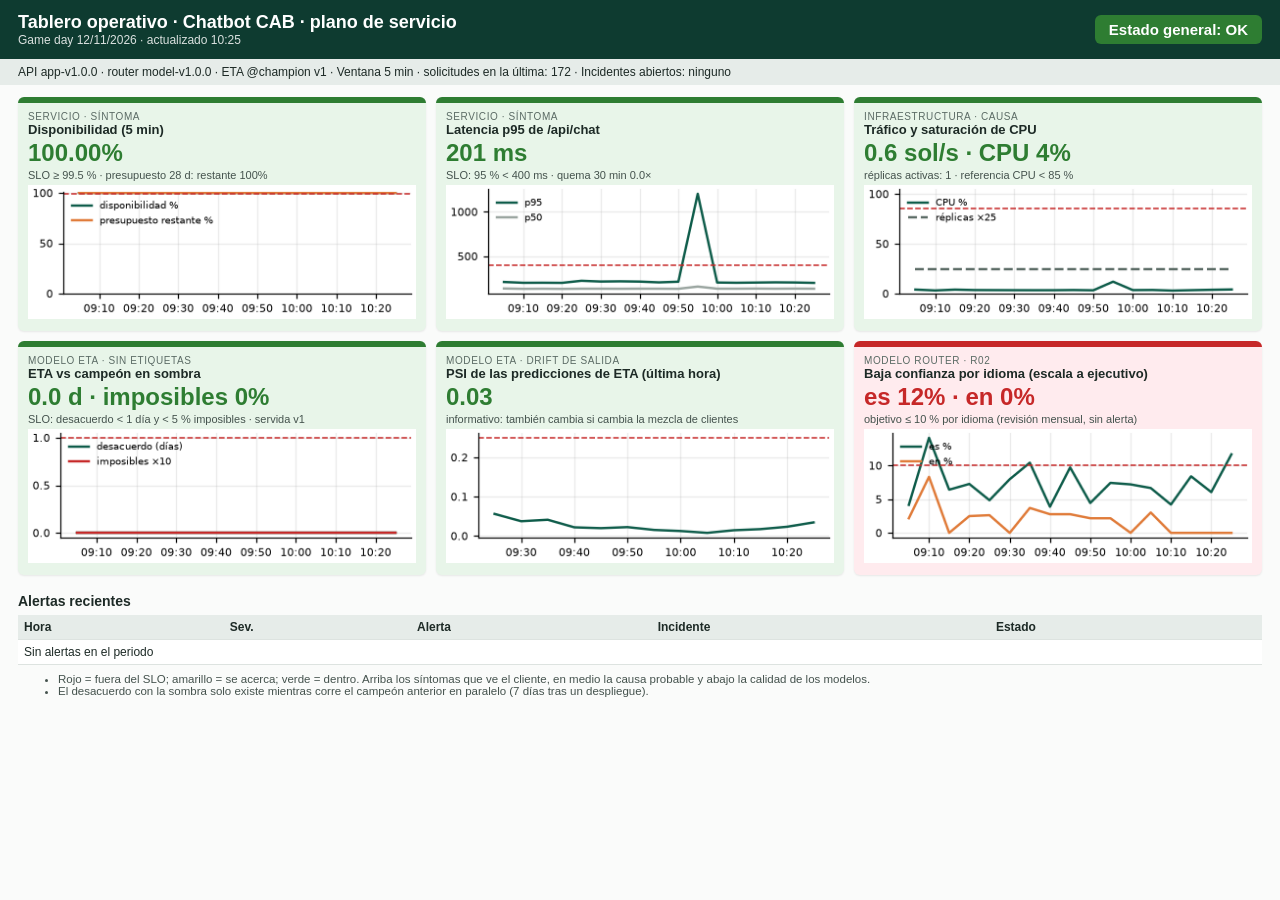
<file: monitoreo/salidas/game_day/tableros/01_normal_1025.html>
<!DOCTYPE html><html lang="es"><head><meta charset="utf-8"><title>Tablero operativo · Chatbot CAB · plano de servicio</title>
<style>
body{font-family:Arial,Helvetica,sans-serif;margin:0;background:#fafbfa;color:#1d2a26}
.cab{display:flex;justify-content:space-between;align-items:center;padding:12px 18px;background:#0e3b30;color:#fff}
.cab h1{font-size:18px;margin:0} .cab .m{font-size:12px;opacity:.85}
.estado{font-size:15px;font-weight:bold;padding:6px 14px;border-radius:6px;background:#2e7d32;color:#fff}
.ctx{padding:6px 18px;font-size:12px;background:#e6ece9}
.grid{display:grid;grid-template-columns:repeat(3,1fr);gap:10px;padding:12px 18px}
.tile{border-radius:6px;padding:8px 10px;box-shadow:0 1px 2px rgba(0,0,0,.08)}
.capa{font-size:10px;text-transform:uppercase;letter-spacing:.06em;color:#5b6b65}
.ttl{font-size:13px;font-weight:bold} .val{font-size:24px;font-weight:bold;margin:2px 0}
.slo{font-size:11px;color:#44524d;margin-bottom:4px} .tile img{width:100%}
table{border-collapse:collapse;width:calc(100% - 36px);margin:0 18px 8px;font-size:12px;background:#fff}
th,td{border-bottom:1px solid #dde3e0;padding:5px 6px;text-align:left} th{background:#e6ece9}
.sev{color:#fff;padding:1px 6px;border-radius:3px;font-weight:bold}
h2{font-size:14px;margin:6px 18px} ul{font-size:11.5px;margin:4px 18px 14px;color:#44524d}
</style></head><body>
<div class="cab"><div><h1>Tablero operativo · Chatbot CAB · plano de servicio</h1><div class="m">Game day 12/11/2026 · actualizado 10:25</div></div>
<div class="estado">Estado general: OK</div></div>
<div class="ctx">API app-v1.0.0 · router model-v1.0.0 · ETA @champion v1 · Ventana 5 min · solicitudes en la última: 172 · Incidentes abiertos: ninguno</div>
<div class="grid">
        <div class="tile" style="border-top:6px solid #2e7d32;background:#e8f5e9">
          <div class="capa">Servicio · síntoma</div>
          <div class="ttl">Disponibilidad (5 min)</div>
          <div class="val" style="color:#2e7d32">100.00%</div>
          <div class="slo">SLO ≥ 99.5 % · presupuesto 28 d: restante 100%</div>
          <img src="[data-uri]"/>
        </div>
        <div class="tile" style="border-top:6px solid #2e7d32;background:#e8f5e9">
          <div class="capa">Servicio · síntoma</div>
          <div class="ttl">Latencia p95 de /api/chat</div>
          <div class="val" style="color:#2e7d32">201 ms</div>
          <div class="slo">SLO: 95 % &lt; 400 ms · quema 30 min 0.0×</div>
          <img src="[data-uri]"/>
        </div>
        <div class="tile" style="border-top:6px solid #2e7d32;background:#e8f5e9">
          <div class="capa">Infraestructura · causa</div>
          <div class="ttl">Tráfico y saturación de CPU</div>
          <div class="val" style="color:#2e7d32">0.6 sol/s · CPU 4%</div>
          <div class="slo">réplicas activas: 1 · referencia CPU &lt; 85 %</div>
          <img src="[data-uri]"/>
        </div>
        <div class="tile" style="border-top:6px solid #2e7d32;background:#e8f5e9">
          <div class="capa">Modelo ETA · sin etiquetas</div>
          <div class="ttl">ETA vs campeón en sombra</div>
          <div class="val" style="color:#2e7d32">0.0 d · imposibles 0%</div>
          <div class="slo">SLO: desacuerdo &lt; 1 día y &lt; 5 % imposibles · servida v1</div>
          <img src="[data-uri]"/>
        </div>
        <div class="tile" style="border-top:6px solid #2e7d32;background:#e8f5e9">
          <div class="capa">Modelo ETA · drift de salida</div>
          <div class="ttl">PSI de las predicciones de ETA (última hora)</div>
          <div class="val" style="color:#2e7d32">0.03</div>
          <div class="slo">informativo: también cambia si cambia la mezcla de clientes</div>
          <img src="[data-uri]"/>
        </div>
        <div class="tile" style="border-top:6px solid #c62828;background:#ffebee">
          <div class="capa">Modelo router · R02</div>
          <div class="ttl">Baja confianza por idioma (escala a ejecutivo)</div>
          <div class="val" style="color:#c62828">es 12% · en 0%</div>
          <div class="slo">objetivo ≤ 10 % por idioma (revisión mensual, sin alerta)</div>
          <img src="[data-uri]"/>
        </div></div>
<h2>Alertas recientes</h2>
<table><tr><th>Hora</th><th>Sev.</th><th>Alerta</th><th>Incidente</th><th>Estado</th></tr><tr><td colspan='5'>Sin alertas en el periodo</td></tr></table>
<ul><li>Rojo = fuera del SLO; amarillo = se acerca; verde = dentro. Arriba los síntomas que ve el cliente, en medio la causa probable y abajo la calidad de los modelos.</li><li>El desacuerdo con la sombra solo existe mientras corre el campeón anterior en paralelo (7 días tras un despliegue).</li></ul>
</body></html>
</file>
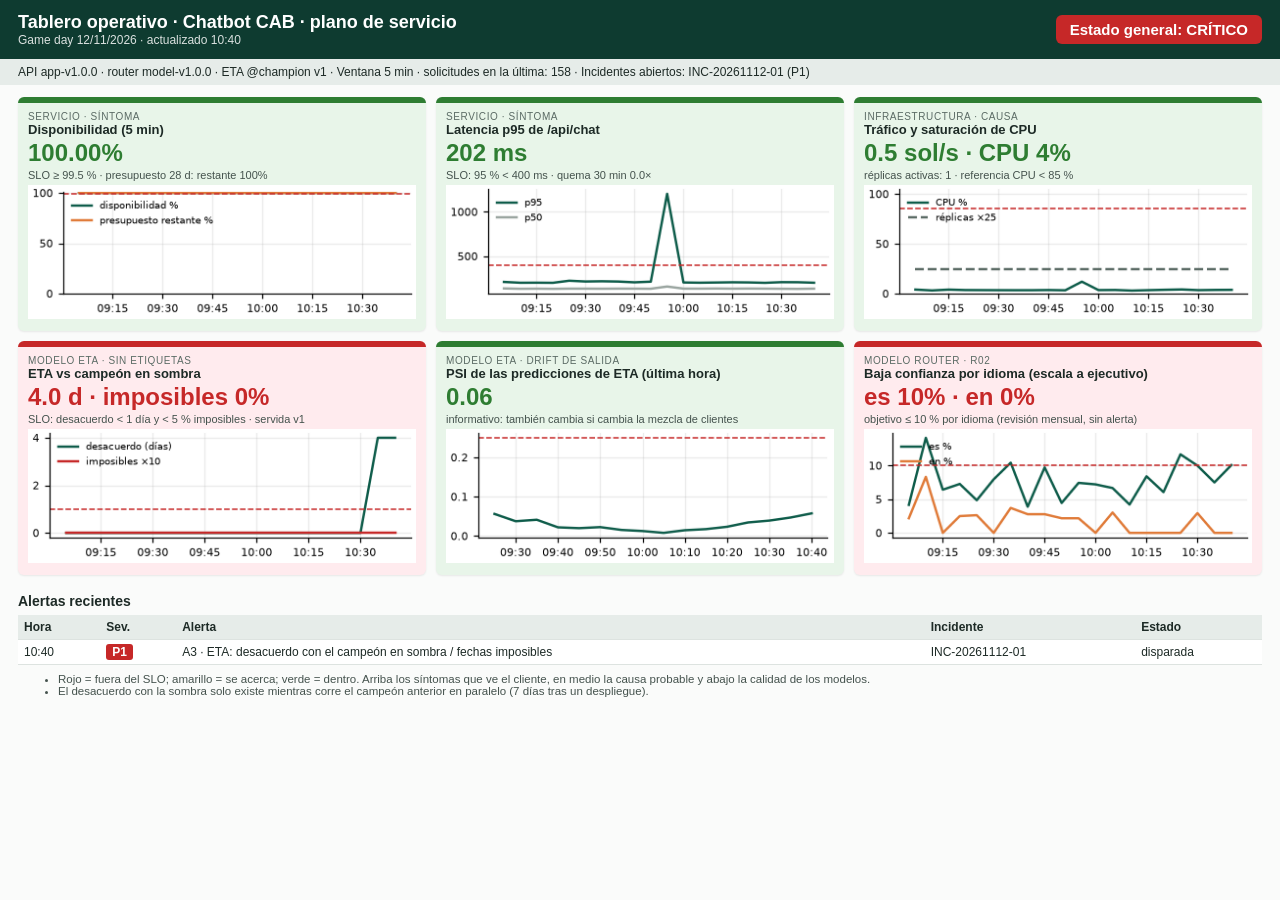
<file: monitoreo/salidas/game_day/tableros/02_inc02_alerta_1040.html>
<!DOCTYPE html><html lang="es"><head><meta charset="utf-8"><title>Tablero operativo · Chatbot CAB · plano de servicio</title>
<style>
body{font-family:Arial,Helvetica,sans-serif;margin:0;background:#fafbfa;color:#1d2a26}
.cab{display:flex;justify-content:space-between;align-items:center;padding:12px 18px;background:#0e3b30;color:#fff}
.cab h1{font-size:18px;margin:0} .cab .m{font-size:12px;opacity:.85}
.estado{font-size:15px;font-weight:bold;padding:6px 14px;border-radius:6px;background:#c62828;color:#fff}
.ctx{padding:6px 18px;font-size:12px;background:#e6ece9}
.grid{display:grid;grid-template-columns:repeat(3,1fr);gap:10px;padding:12px 18px}
.tile{border-radius:6px;padding:8px 10px;box-shadow:0 1px 2px rgba(0,0,0,.08)}
.capa{font-size:10px;text-transform:uppercase;letter-spacing:.06em;color:#5b6b65}
.ttl{font-size:13px;font-weight:bold} .val{font-size:24px;font-weight:bold;margin:2px 0}
.slo{font-size:11px;color:#44524d;margin-bottom:4px} .tile img{width:100%}
table{border-collapse:collapse;width:calc(100% - 36px);margin:0 18px 8px;font-size:12px;background:#fff}
th,td{border-bottom:1px solid #dde3e0;padding:5px 6px;text-align:left} th{background:#e6ece9}
.sev{color:#fff;padding:1px 6px;border-radius:3px;font-weight:bold}
h2{font-size:14px;margin:6px 18px} ul{font-size:11.5px;margin:4px 18px 14px;color:#44524d}
</style></head><body>
<div class="cab"><div><h1>Tablero operativo · Chatbot CAB · plano de servicio</h1><div class="m">Game day 12/11/2026 · actualizado 10:40</div></div>
<div class="estado">Estado general: CRÍTICO</div></div>
<div class="ctx">API app-v1.0.0 · router model-v1.0.0 · ETA @champion v1 · Ventana 5 min · solicitudes en la última: 158 · Incidentes abiertos: INC-20261112-01 (P1)</div>
<div class="grid">
        <div class="tile" style="border-top:6px solid #2e7d32;background:#e8f5e9">
          <div class="capa">Servicio · síntoma</div>
          <div class="ttl">Disponibilidad (5 min)</div>
          <div class="val" style="color:#2e7d32">100.00%</div>
          <div class="slo">SLO ≥ 99.5 % · presupuesto 28 d: restante 100%</div>
          <img src="[data-uri]"/>
        </div>
        <div class="tile" style="border-top:6px solid #2e7d32;background:#e8f5e9">
          <div class="capa">Servicio · síntoma</div>
          <div class="ttl">Latencia p95 de /api/chat</div>
          <div class="val" style="color:#2e7d32">202 ms</div>
          <div class="slo">SLO: 95 % &lt; 400 ms · quema 30 min 0.0×</div>
          <img src="[data-uri]"/>
        </div>
        <div class="tile" style="border-top:6px solid #2e7d32;background:#e8f5e9">
          <div class="capa">Infraestructura · causa</div>
          <div class="ttl">Tráfico y saturación de CPU</div>
          <div class="val" style="color:#2e7d32">0.5 sol/s · CPU 4%</div>
          <div class="slo">réplicas activas: 1 · referencia CPU &lt; 85 %</div>
          <img src="[data-uri]"/>
        </div>
        <div class="tile" style="border-top:6px solid #c62828;background:#ffebee">
          <div class="capa">Modelo ETA · sin etiquetas</div>
          <div class="ttl">ETA vs campeón en sombra</div>
          <div class="val" style="color:#c62828">4.0 d · imposibles 0%</div>
          <div class="slo">SLO: desacuerdo &lt; 1 día y &lt; 5 % imposibles · servida v1</div>
          <img src="[data-uri]"/>
        </div>
        <div class="tile" style="border-top:6px solid #2e7d32;background:#e8f5e9">
          <div class="capa">Modelo ETA · drift de salida</div>
          <div class="ttl">PSI de las predicciones de ETA (última hora)</div>
          <div class="val" style="color:#2e7d32">0.06</div>
          <div class="slo">informativo: también cambia si cambia la mezcla de clientes</div>
          <img src="[data-uri]"/>
        </div>
        <div class="tile" style="border-top:6px solid #c62828;background:#ffebee">
          <div class="capa">Modelo router · R02</div>
          <div class="ttl">Baja confianza por idioma (escala a ejecutivo)</div>
          <div class="val" style="color:#c62828">es 10% · en 0%</div>
          <div class="slo">objetivo ≤ 10 % por idioma (revisión mensual, sin alerta)</div>
          <img src="[data-uri]"/>
        </div></div>
<h2>Alertas recientes</h2>
<table><tr><th>Hora</th><th>Sev.</th><th>Alerta</th><th>Incidente</th><th>Estado</th></tr><tr><td>10:40</td><td><span class='sev' style='background:#c62828'>P1</span></td><td>A3 · ETA: desacuerdo con el campeón en sombra / fechas imposibles</td><td>INC-20261112-01</td><td>disparada</td></tr></table>
<ul><li>Rojo = fuera del SLO; amarillo = se acerca; verde = dentro. Arriba los síntomas que ve el cliente, en medio la causa probable y abajo la calidad de los modelos.</li><li>El desacuerdo con la sombra solo existe mientras corre el campeón anterior en paralelo (7 días tras un despliegue).</li></ul>
</body></html>
</file>
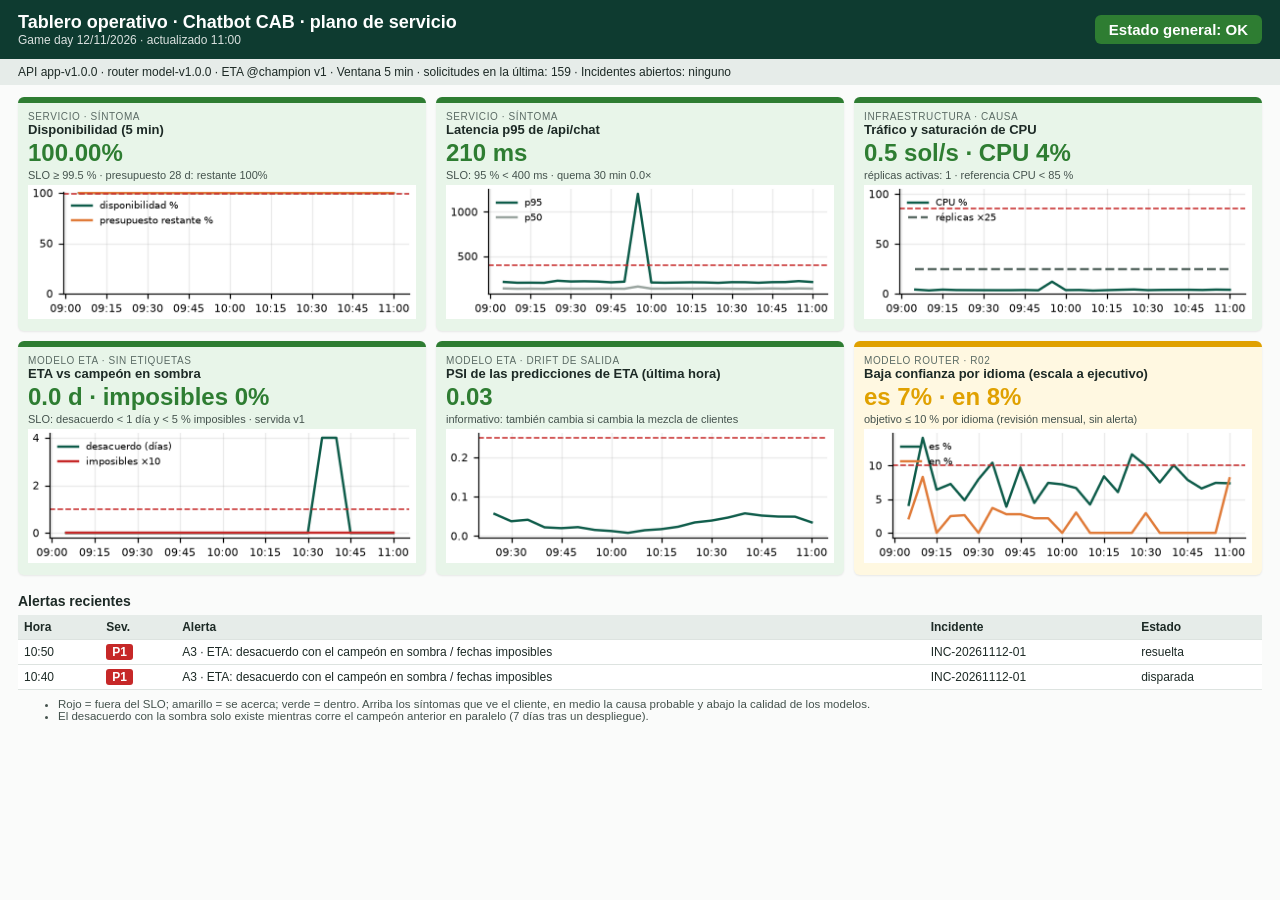
<file: monitoreo/salidas/game_day/tableros/03_inc02_recuperado_1100.html>
<!DOCTYPE html><html lang="es"><head><meta charset="utf-8"><title>Tablero operativo · Chatbot CAB · plano de servicio</title>
<style>
body{font-family:Arial,Helvetica,sans-serif;margin:0;background:#fafbfa;color:#1d2a26}
.cab{display:flex;justify-content:space-between;align-items:center;padding:12px 18px;background:#0e3b30;color:#fff}
.cab h1{font-size:18px;margin:0} .cab .m{font-size:12px;opacity:.85}
.estado{font-size:15px;font-weight:bold;padding:6px 14px;border-radius:6px;background:#2e7d32;color:#fff}
.ctx{padding:6px 18px;font-size:12px;background:#e6ece9}
.grid{display:grid;grid-template-columns:repeat(3,1fr);gap:10px;padding:12px 18px}
.tile{border-radius:6px;padding:8px 10px;box-shadow:0 1px 2px rgba(0,0,0,.08)}
.capa{font-size:10px;text-transform:uppercase;letter-spacing:.06em;color:#5b6b65}
.ttl{font-size:13px;font-weight:bold} .val{font-size:24px;font-weight:bold;margin:2px 0}
.slo{font-size:11px;color:#44524d;margin-bottom:4px} .tile img{width:100%}
table{border-collapse:collapse;width:calc(100% - 36px);margin:0 18px 8px;font-size:12px;background:#fff}
th,td{border-bottom:1px solid #dde3e0;padding:5px 6px;text-align:left} th{background:#e6ece9}
.sev{color:#fff;padding:1px 6px;border-radius:3px;font-weight:bold}
h2{font-size:14px;margin:6px 18px} ul{font-size:11.5px;margin:4px 18px 14px;color:#44524d}
</style></head><body>
<div class="cab"><div><h1>Tablero operativo · Chatbot CAB · plano de servicio</h1><div class="m">Game day 12/11/2026 · actualizado 11:00</div></div>
<div class="estado">Estado general: OK</div></div>
<div class="ctx">API app-v1.0.0 · router model-v1.0.0 · ETA @champion v1 · Ventana 5 min · solicitudes en la última: 159 · Incidentes abiertos: ninguno</div>
<div class="grid">
        <div class="tile" style="border-top:6px solid #2e7d32;background:#e8f5e9">
          <div class="capa">Servicio · síntoma</div>
          <div class="ttl">Disponibilidad (5 min)</div>
          <div class="val" style="color:#2e7d32">100.00%</div>
          <div class="slo">SLO ≥ 99.5 % · presupuesto 28 d: restante 100%</div>
          <img src="[data-uri]"/>
        </div>
        <div class="tile" style="border-top:6px solid #2e7d32;background:#e8f5e9">
          <div class="capa">Servicio · síntoma</div>
          <div class="ttl">Latencia p95 de /api/chat</div>
          <div class="val" style="color:#2e7d32">210 ms</div>
          <div class="slo">SLO: 95 % &lt; 400 ms · quema 30 min 0.0×</div>
          <img src="[data-uri]"/>
        </div>
        <div class="tile" style="border-top:6px solid #2e7d32;background:#e8f5e9">
          <div class="capa">Infraestructura · causa</div>
          <div class="ttl">Tráfico y saturación de CPU</div>
          <div class="val" style="color:#2e7d32">0.5 sol/s · CPU 4%</div>
          <div class="slo">réplicas activas: 1 · referencia CPU &lt; 85 %</div>
          <img src="[data-uri]"/>
        </div>
        <div class="tile" style="border-top:6px solid #2e7d32;background:#e8f5e9">
          <div class="capa">Modelo ETA · sin etiquetas</div>
          <div class="ttl">ETA vs campeón en sombra</div>
          <div class="val" style="color:#2e7d32">0.0 d · imposibles 0%</div>
          <div class="slo">SLO: desacuerdo &lt; 1 día y &lt; 5 % imposibles · servida v1</div>
          <img src="[data-uri]"/>
        </div>
        <div class="tile" style="border-top:6px solid #2e7d32;background:#e8f5e9">
          <div class="capa">Modelo ETA · drift de salida</div>
          <div class="ttl">PSI de las predicciones de ETA (última hora)</div>
          <div class="val" style="color:#2e7d32">0.03</div>
          <div class="slo">informativo: también cambia si cambia la mezcla de clientes</div>
          <img src="[data-uri]"/>
        </div>
        <div class="tile" style="border-top:6px solid #e0a100;background:#fff8e1">
          <div class="capa">Modelo router · R02</div>
          <div class="ttl">Baja confianza por idioma (escala a ejecutivo)</div>
          <div class="val" style="color:#e0a100">es 7% · en 8%</div>
          <div class="slo">objetivo ≤ 10 % por idioma (revisión mensual, sin alerta)</div>
          <img src="[data-uri]"/>
        </div></div>
<h2>Alertas recientes</h2>
<table><tr><th>Hora</th><th>Sev.</th><th>Alerta</th><th>Incidente</th><th>Estado</th></tr><tr><td>10:50</td><td><span class='sev' style='background:#c62828'>P1</span></td><td>A3 · ETA: desacuerdo con el campeón en sombra / fechas imposibles</td><td>INC-20261112-01</td><td>resuelta</td></tr><tr><td>10:40</td><td><span class='sev' style='background:#c62828'>P1</span></td><td>A3 · ETA: desacuerdo con el campeón en sombra / fechas imposibles</td><td>INC-20261112-01</td><td>disparada</td></tr></table>
<ul><li>Rojo = fuera del SLO; amarillo = se acerca; verde = dentro. Arriba los síntomas que ve el cliente, en medio la causa probable y abajo la calidad de los modelos.</li><li>El desacuerdo con la sombra solo existe mientras corre el campeón anterior en paralelo (7 días tras un despliegue).</li></ul>
</body></html>
</file>
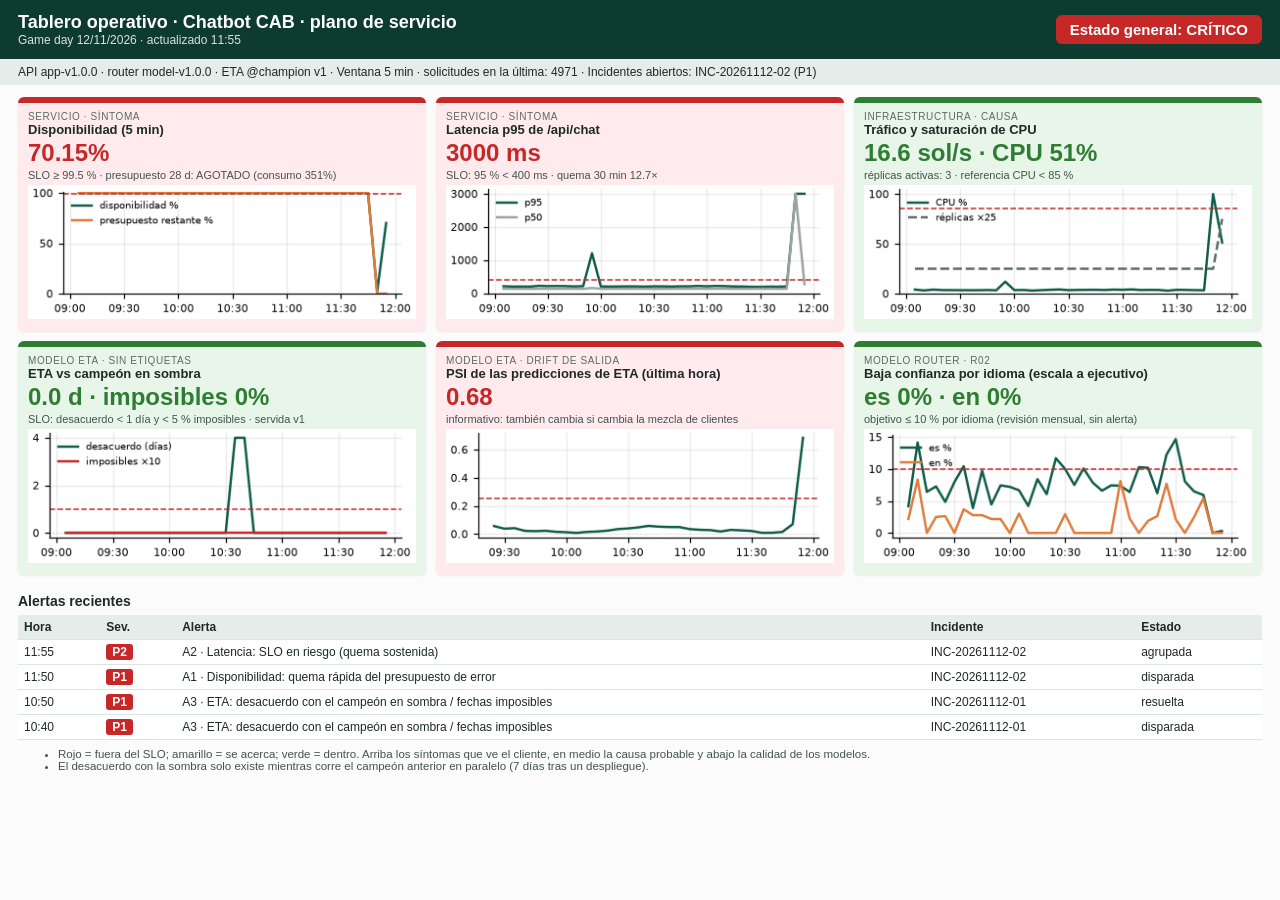
<file: monitoreo/salidas/game_day/tableros/04_inc03_alerta_1155.html>
<!DOCTYPE html><html lang="es"><head><meta charset="utf-8"><title>Tablero operativo · Chatbot CAB · plano de servicio</title>
<style>
body{font-family:Arial,Helvetica,sans-serif;margin:0;background:#fafbfa;color:#1d2a26}
.cab{display:flex;justify-content:space-between;align-items:center;padding:12px 18px;background:#0e3b30;color:#fff}
.cab h1{font-size:18px;margin:0} .cab .m{font-size:12px;opacity:.85}
.estado{font-size:15px;font-weight:bold;padding:6px 14px;border-radius:6px;background:#c62828;color:#fff}
.ctx{padding:6px 18px;font-size:12px;background:#e6ece9}
.grid{display:grid;grid-template-columns:repeat(3,1fr);gap:10px;padding:12px 18px}
.tile{border-radius:6px;padding:8px 10px;box-shadow:0 1px 2px rgba(0,0,0,.08)}
.capa{font-size:10px;text-transform:uppercase;letter-spacing:.06em;color:#5b6b65}
.ttl{font-size:13px;font-weight:bold} .val{font-size:24px;font-weight:bold;margin:2px 0}
.slo{font-size:11px;color:#44524d;margin-bottom:4px} .tile img{width:100%}
table{border-collapse:collapse;width:calc(100% - 36px);margin:0 18px 8px;font-size:12px;background:#fff}
th,td{border-bottom:1px solid #dde3e0;padding:5px 6px;text-align:left} th{background:#e6ece9}
.sev{color:#fff;padding:1px 6px;border-radius:3px;font-weight:bold}
h2{font-size:14px;margin:6px 18px} ul{font-size:11.5px;margin:4px 18px 14px;color:#44524d}
</style></head><body>
<div class="cab"><div><h1>Tablero operativo · Chatbot CAB · plano de servicio</h1><div class="m">Game day 12/11/2026 · actualizado 11:55</div></div>
<div class="estado">Estado general: CRÍTICO</div></div>
<div class="ctx">API app-v1.0.0 · router model-v1.0.0 · ETA @champion v1 · Ventana 5 min · solicitudes en la última: 4971 · Incidentes abiertos: INC-20261112-02 (P1)</div>
<div class="grid">
        <div class="tile" style="border-top:6px solid #c62828;background:#ffebee">
          <div class="capa">Servicio · síntoma</div>
          <div class="ttl">Disponibilidad (5 min)</div>
          <div class="val" style="color:#c62828">70.15%</div>
          <div class="slo">SLO ≥ 99.5 % · presupuesto 28 d: AGOTADO (consumo 351%)</div>
          <img src="[data-uri]"/>
        </div>
        <div class="tile" style="border-top:6px solid #c62828;background:#ffebee">
          <div class="capa">Servicio · síntoma</div>
          <div class="ttl">Latencia p95 de /api/chat</div>
          <div class="val" style="color:#c62828">3000 ms</div>
          <div class="slo">SLO: 95 % &lt; 400 ms · quema 30 min 12.7×</div>
          <img src="[data-uri]"/>
        </div>
        <div class="tile" style="border-top:6px solid #2e7d32;background:#e8f5e9">
          <div class="capa">Infraestructura · causa</div>
          <div class="ttl">Tráfico y saturación de CPU</div>
          <div class="val" style="color:#2e7d32">16.6 sol/s · CPU 51%</div>
          <div class="slo">réplicas activas: 3 · referencia CPU &lt; 85 %</div>
          <img src="[data-uri]"/>
        </div>
        <div class="tile" style="border-top:6px solid #2e7d32;background:#e8f5e9">
          <div class="capa">Modelo ETA · sin etiquetas</div>
          <div class="ttl">ETA vs campeón en sombra</div>
          <div class="val" style="color:#2e7d32">0.0 d · imposibles 0%</div>
          <div class="slo">SLO: desacuerdo &lt; 1 día y &lt; 5 % imposibles · servida v1</div>
          <img src="[data-uri]"/>
        </div>
        <div class="tile" style="border-top:6px solid #c62828;background:#ffebee">
          <div class="capa">Modelo ETA · drift de salida</div>
          <div class="ttl">PSI de las predicciones de ETA (última hora)</div>
          <div class="val" style="color:#c62828">0.68</div>
          <div class="slo">informativo: también cambia si cambia la mezcla de clientes</div>
          <img src="[data-uri]"/>
        </div>
        <div class="tile" style="border-top:6px solid #2e7d32;background:#e8f5e9">
          <div class="capa">Modelo router · R02</div>
          <div class="ttl">Baja confianza por idioma (escala a ejecutivo)</div>
          <div class="val" style="color:#2e7d32">es 0% · en 0%</div>
          <div class="slo">objetivo ≤ 10 % por idioma (revisión mensual, sin alerta)</div>
          <img src="[data-uri]"/>
        </div></div>
<h2>Alertas recientes</h2>
<table><tr><th>Hora</th><th>Sev.</th><th>Alerta</th><th>Incidente</th><th>Estado</th></tr><tr><td>11:55</td><td><span class='sev' style='background:#c62828'>P2</span></td><td>A2 · Latencia: SLO en riesgo (quema sostenida)</td><td>INC-20261112-02</td><td>agrupada</td></tr><tr><td>11:50</td><td><span class='sev' style='background:#c62828'>P1</span></td><td>A1 · Disponibilidad: quema rápida del presupuesto de error</td><td>INC-20261112-02</td><td>disparada</td></tr><tr><td>10:50</td><td><span class='sev' style='background:#c62828'>P1</span></td><td>A3 · ETA: desacuerdo con el campeón en sombra / fechas imposibles</td><td>INC-20261112-01</td><td>resuelta</td></tr><tr><td>10:40</td><td><span class='sev' style='background:#c62828'>P1</span></td><td>A3 · ETA: desacuerdo con el campeón en sombra / fechas imposibles</td><td>INC-20261112-01</td><td>disparada</td></tr></table>
<ul><li>Rojo = fuera del SLO; amarillo = se acerca; verde = dentro. Arriba los síntomas que ve el cliente, en medio la causa probable y abajo la calidad de los modelos.</li><li>El desacuerdo con la sombra solo existe mientras corre el campeón anterior en paralelo (7 días tras un despliegue).</li></ul>
</body></html>
</file>
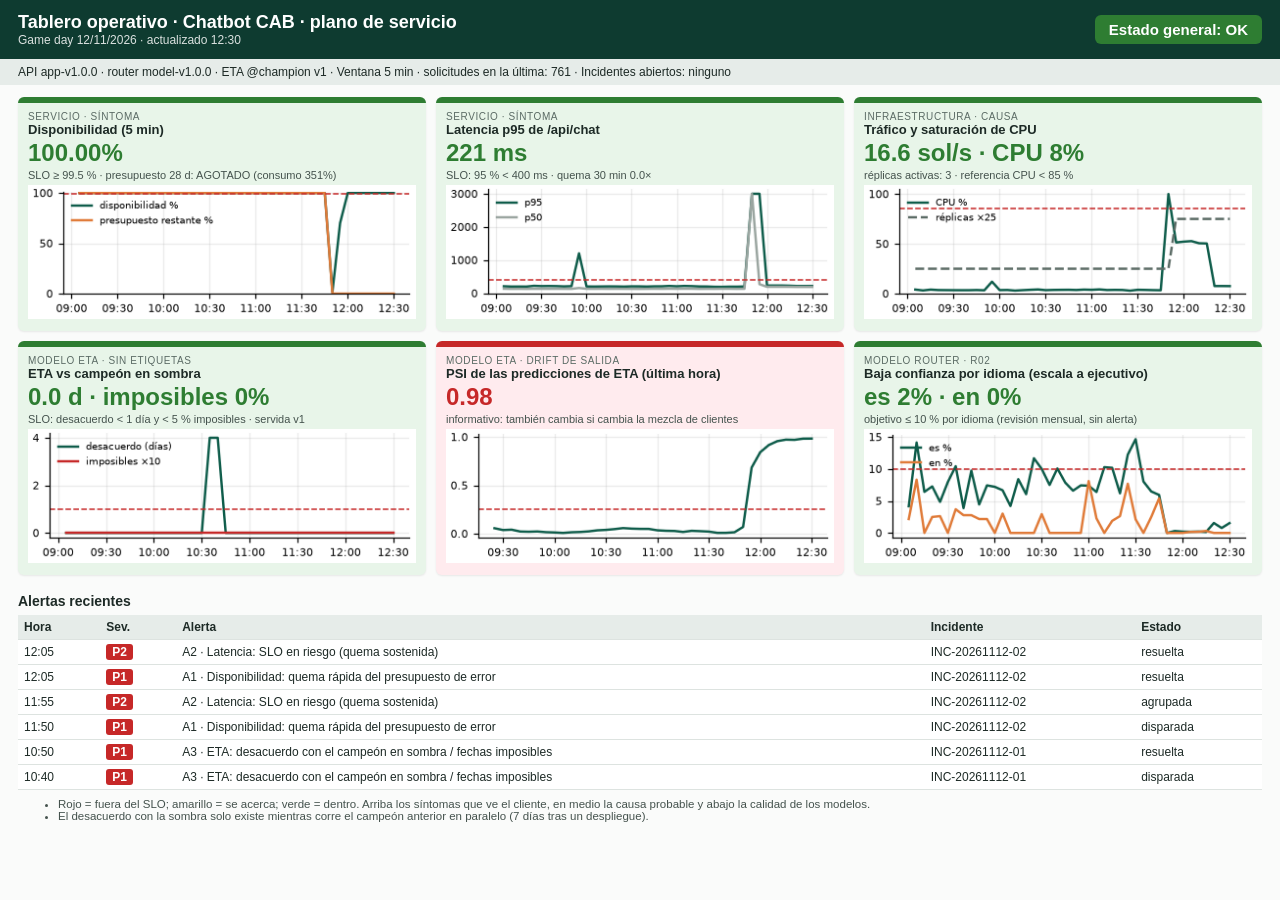
<file: monitoreo/salidas/game_day/tableros/05_inc03_mitigado_1230.html>
<!DOCTYPE html><html lang="es"><head><meta charset="utf-8"><title>Tablero operativo · Chatbot CAB · plano de servicio</title>
<style>
body{font-family:Arial,Helvetica,sans-serif;margin:0;background:#fafbfa;color:#1d2a26}
.cab{display:flex;justify-content:space-between;align-items:center;padding:12px 18px;background:#0e3b30;color:#fff}
.cab h1{font-size:18px;margin:0} .cab .m{font-size:12px;opacity:.85}
.estado{font-size:15px;font-weight:bold;padding:6px 14px;border-radius:6px;background:#2e7d32;color:#fff}
.ctx{padding:6px 18px;font-size:12px;background:#e6ece9}
.grid{display:grid;grid-template-columns:repeat(3,1fr);gap:10px;padding:12px 18px}
.tile{border-radius:6px;padding:8px 10px;box-shadow:0 1px 2px rgba(0,0,0,.08)}
.capa{font-size:10px;text-transform:uppercase;letter-spacing:.06em;color:#5b6b65}
.ttl{font-size:13px;font-weight:bold} .val{font-size:24px;font-weight:bold;margin:2px 0}
.slo{font-size:11px;color:#44524d;margin-bottom:4px} .tile img{width:100%}
table{border-collapse:collapse;width:calc(100% - 36px);margin:0 18px 8px;font-size:12px;background:#fff}
th,td{border-bottom:1px solid #dde3e0;padding:5px 6px;text-align:left} th{background:#e6ece9}
.sev{color:#fff;padding:1px 6px;border-radius:3px;font-weight:bold}
h2{font-size:14px;margin:6px 18px} ul{font-size:11.5px;margin:4px 18px 14px;color:#44524d}
</style></head><body>
<div class="cab"><div><h1>Tablero operativo · Chatbot CAB · plano de servicio</h1><div class="m">Game day 12/11/2026 · actualizado 12:30</div></div>
<div class="estado">Estado general: OK</div></div>
<div class="ctx">API app-v1.0.0 · router model-v1.0.0 · ETA @champion v1 · Ventana 5 min · solicitudes en la última: 761 · Incidentes abiertos: ninguno</div>
<div class="grid">
        <div class="tile" style="border-top:6px solid #2e7d32;background:#e8f5e9">
          <div class="capa">Servicio · síntoma</div>
          <div class="ttl">Disponibilidad (5 min)</div>
          <div class="val" style="color:#2e7d32">100.00%</div>
          <div class="slo">SLO ≥ 99.5 % · presupuesto 28 d: AGOTADO (consumo 351%)</div>
          <img src="[data-uri]"/>
        </div>
        <div class="tile" style="border-top:6px solid #2e7d32;background:#e8f5e9">
          <div class="capa">Servicio · síntoma</div>
          <div class="ttl">Latencia p95 de /api/chat</div>
          <div class="val" style="color:#2e7d32">221 ms</div>
          <div class="slo">SLO: 95 % &lt; 400 ms · quema 30 min 0.0×</div>
          <img src="[data-uri]"/>
        </div>
        <div class="tile" style="border-top:6px solid #2e7d32;background:#e8f5e9">
          <div class="capa">Infraestructura · causa</div>
          <div class="ttl">Tráfico y saturación de CPU</div>
          <div class="val" style="color:#2e7d32">16.6 sol/s · CPU 8%</div>
          <div class="slo">réplicas activas: 3 · referencia CPU &lt; 85 %</div>
          <img src="[data-uri]"/>
        </div>
        <div class="tile" style="border-top:6px solid #2e7d32;background:#e8f5e9">
          <div class="capa">Modelo ETA · sin etiquetas</div>
          <div class="ttl">ETA vs campeón en sombra</div>
          <div class="val" style="color:#2e7d32">0.0 d · imposibles 0%</div>
          <div class="slo">SLO: desacuerdo &lt; 1 día y &lt; 5 % imposibles · servida v1</div>
          <img src="[data-uri]"/>
        </div>
        <div class="tile" style="border-top:6px solid #c62828;background:#ffebee">
          <div class="capa">Modelo ETA · drift de salida</div>
          <div class="ttl">PSI de las predicciones de ETA (última hora)</div>
          <div class="val" style="color:#c62828">0.98</div>
          <div class="slo">informativo: también cambia si cambia la mezcla de clientes</div>
          <img src="[data-uri]"/>
        </div>
        <div class="tile" style="border-top:6px solid #2e7d32;background:#e8f5e9">
          <div class="capa">Modelo router · R02</div>
          <div class="ttl">Baja confianza por idioma (escala a ejecutivo)</div>
          <div class="val" style="color:#2e7d32">es 2% · en 0%</div>
          <div class="slo">objetivo ≤ 10 % por idioma (revisión mensual, sin alerta)</div>
          <img src="[data-uri]"/>
        </div></div>
<h2>Alertas recientes</h2>
<table><tr><th>Hora</th><th>Sev.</th><th>Alerta</th><th>Incidente</th><th>Estado</th></tr><tr><td>12:05</td><td><span class='sev' style='background:#c62828'>P2</span></td><td>A2 · Latencia: SLO en riesgo (quema sostenida)</td><td>INC-20261112-02</td><td>resuelta</td></tr><tr><td>12:05</td><td><span class='sev' style='background:#c62828'>P1</span></td><td>A1 · Disponibilidad: quema rápida del presupuesto de error</td><td>INC-20261112-02</td><td>resuelta</td></tr><tr><td>11:55</td><td><span class='sev' style='background:#c62828'>P2</span></td><td>A2 · Latencia: SLO en riesgo (quema sostenida)</td><td>INC-20261112-02</td><td>agrupada</td></tr><tr><td>11:50</td><td><span class='sev' style='background:#c62828'>P1</span></td><td>A1 · Disponibilidad: quema rápida del presupuesto de error</td><td>INC-20261112-02</td><td>disparada</td></tr><tr><td>10:50</td><td><span class='sev' style='background:#c62828'>P1</span></td><td>A3 · ETA: desacuerdo con el campeón en sombra / fechas imposibles</td><td>INC-20261112-01</td><td>resuelta</td></tr><tr><td>10:40</td><td><span class='sev' style='background:#c62828'>P1</span></td><td>A3 · ETA: desacuerdo con el campeón en sombra / fechas imposibles</td><td>INC-20261112-01</td><td>disparada</td></tr></table>
<ul><li>Rojo = fuera del SLO; amarillo = se acerca; verde = dentro. Arriba los síntomas que ve el cliente, en medio la causa probable y abajo la calidad de los modelos.</li><li>El desacuerdo con la sombra solo existe mientras corre el campeón anterior en paralelo (7 días tras un despliegue).</li></ul>
</body></html>
</file>
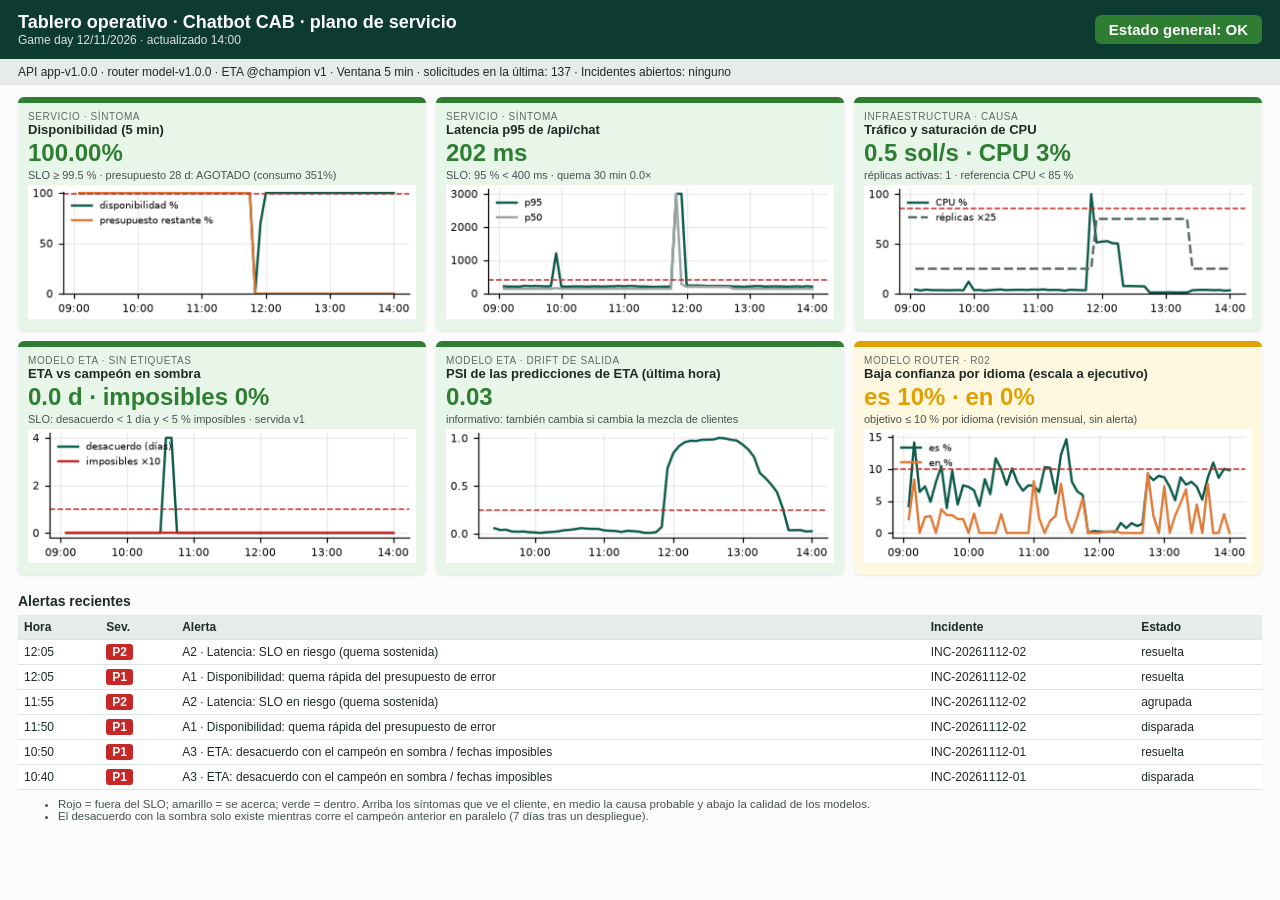
<file: monitoreo/salidas/game_day/tableros/06_cierre_dia_1400.html>
<!DOCTYPE html><html lang="es"><head><meta charset="utf-8"><title>Tablero operativo · Chatbot CAB · plano de servicio</title>
<style>
body{font-family:Arial,Helvetica,sans-serif;margin:0;background:#fafbfa;color:#1d2a26}
.cab{display:flex;justify-content:space-between;align-items:center;padding:12px 18px;background:#0e3b30;color:#fff}
.cab h1{font-size:18px;margin:0} .cab .m{font-size:12px;opacity:.85}
.estado{font-size:15px;font-weight:bold;padding:6px 14px;border-radius:6px;background:#2e7d32;color:#fff}
.ctx{padding:6px 18px;font-size:12px;background:#e6ece9}
.grid{display:grid;grid-template-columns:repeat(3,1fr);gap:10px;padding:12px 18px}
.tile{border-radius:6px;padding:8px 10px;box-shadow:0 1px 2px rgba(0,0,0,.08)}
.capa{font-size:10px;text-transform:uppercase;letter-spacing:.06em;color:#5b6b65}
.ttl{font-size:13px;font-weight:bold} .val{font-size:24px;font-weight:bold;margin:2px 0}
.slo{font-size:11px;color:#44524d;margin-bottom:4px} .tile img{width:100%}
table{border-collapse:collapse;width:calc(100% - 36px);margin:0 18px 8px;font-size:12px;background:#fff}
th,td{border-bottom:1px solid #dde3e0;padding:5px 6px;text-align:left} th{background:#e6ece9}
.sev{color:#fff;padding:1px 6px;border-radius:3px;font-weight:bold}
h2{font-size:14px;margin:6px 18px} ul{font-size:11.5px;margin:4px 18px 14px;color:#44524d}
</style></head><body>
<div class="cab"><div><h1>Tablero operativo · Chatbot CAB · plano de servicio</h1><div class="m">Game day 12/11/2026 · actualizado 14:00</div></div>
<div class="estado">Estado general: OK</div></div>
<div class="ctx">API app-v1.0.0 · router model-v1.0.0 · ETA @champion v1 · Ventana 5 min · solicitudes en la última: 137 · Incidentes abiertos: ninguno</div>
<div class="grid">
        <div class="tile" style="border-top:6px solid #2e7d32;background:#e8f5e9">
          <div class="capa">Servicio · síntoma</div>
          <div class="ttl">Disponibilidad (5 min)</div>
          <div class="val" style="color:#2e7d32">100.00%</div>
          <div class="slo">SLO ≥ 99.5 % · presupuesto 28 d: AGOTADO (consumo 351%)</div>
          <img src="[data-uri]"/>
        </div>
        <div class="tile" style="border-top:6px solid #2e7d32;background:#e8f5e9">
          <div class="capa">Servicio · síntoma</div>
          <div class="ttl">Latencia p95 de /api/chat</div>
          <div class="val" style="color:#2e7d32">202 ms</div>
          <div class="slo">SLO: 95 % &lt; 400 ms · quema 30 min 0.0×</div>
          <img src="[data-uri]"/>
        </div>
        <div class="tile" style="border-top:6px solid #2e7d32;background:#e8f5e9">
          <div class="capa">Infraestructura · causa</div>
          <div class="ttl">Tráfico y saturación de CPU</div>
          <div class="val" style="color:#2e7d32">0.5 sol/s · CPU 3%</div>
          <div class="slo">réplicas activas: 1 · referencia CPU &lt; 85 %</div>
          <img src="[data-uri]"/>
        </div>
        <div class="tile" style="border-top:6px solid #2e7d32;background:#e8f5e9">
          <div class="capa">Modelo ETA · sin etiquetas</div>
          <div class="ttl">ETA vs campeón en sombra</div>
          <div class="val" style="color:#2e7d32">0.0 d · imposibles 0%</div>
          <div class="slo">SLO: desacuerdo &lt; 1 día y &lt; 5 % imposibles · servida v1</div>
          <img src="[data-uri]"/>
        </div>
        <div class="tile" style="border-top:6px solid #2e7d32;background:#e8f5e9">
          <div class="capa">Modelo ETA · drift de salida</div>
          <div class="ttl">PSI de las predicciones de ETA (última hora)</div>
          <div class="val" style="color:#2e7d32">0.03</div>
          <div class="slo">informativo: también cambia si cambia la mezcla de clientes</div>
          <img src="[data-uri]"/>
        </div>
        <div class="tile" style="border-top:6px solid #e0a100;background:#fff8e1">
          <div class="capa">Modelo router · R02</div>
          <div class="ttl">Baja confianza por idioma (escala a ejecutivo)</div>
          <div class="val" style="color:#e0a100">es 10% · en 0%</div>
          <div class="slo">objetivo ≤ 10 % por idioma (revisión mensual, sin alerta)</div>
          <img src="[data-uri]"/>
        </div></div>
<h2>Alertas recientes</h2>
<table><tr><th>Hora</th><th>Sev.</th><th>Alerta</th><th>Incidente</th><th>Estado</th></tr><tr><td>12:05</td><td><span class='sev' style='background:#c62828'>P2</span></td><td>A2 · Latencia: SLO en riesgo (quema sostenida)</td><td>INC-20261112-02</td><td>resuelta</td></tr><tr><td>12:05</td><td><span class='sev' style='background:#c62828'>P1</span></td><td>A1 · Disponibilidad: quema rápida del presupuesto de error</td><td>INC-20261112-02</td><td>resuelta</td></tr><tr><td>11:55</td><td><span class='sev' style='background:#c62828'>P2</span></td><td>A2 · Latencia: SLO en riesgo (quema sostenida)</td><td>INC-20261112-02</td><td>agrupada</td></tr><tr><td>11:50</td><td><span class='sev' style='background:#c62828'>P1</span></td><td>A1 · Disponibilidad: quema rápida del presupuesto de error</td><td>INC-20261112-02</td><td>disparada</td></tr><tr><td>10:50</td><td><span class='sev' style='background:#c62828'>P1</span></td><td>A3 · ETA: desacuerdo con el campeón en sombra / fechas imposibles</td><td>INC-20261112-01</td><td>resuelta</td></tr><tr><td>10:40</td><td><span class='sev' style='background:#c62828'>P1</span></td><td>A3 · ETA: desacuerdo con el campeón en sombra / fechas imposibles</td><td>INC-20261112-01</td><td>disparada</td></tr></table>
<ul><li>Rojo = fuera del SLO; amarillo = se acerca; verde = dentro. Arriba los síntomas que ve el cliente, en medio la causa probable y abajo la calidad de los modelos.</li><li>El desacuerdo con la sombra solo existe mientras corre el campeón anterior en paralelo (7 días tras un despliegue).</li></ul>
</body></html>
</file>
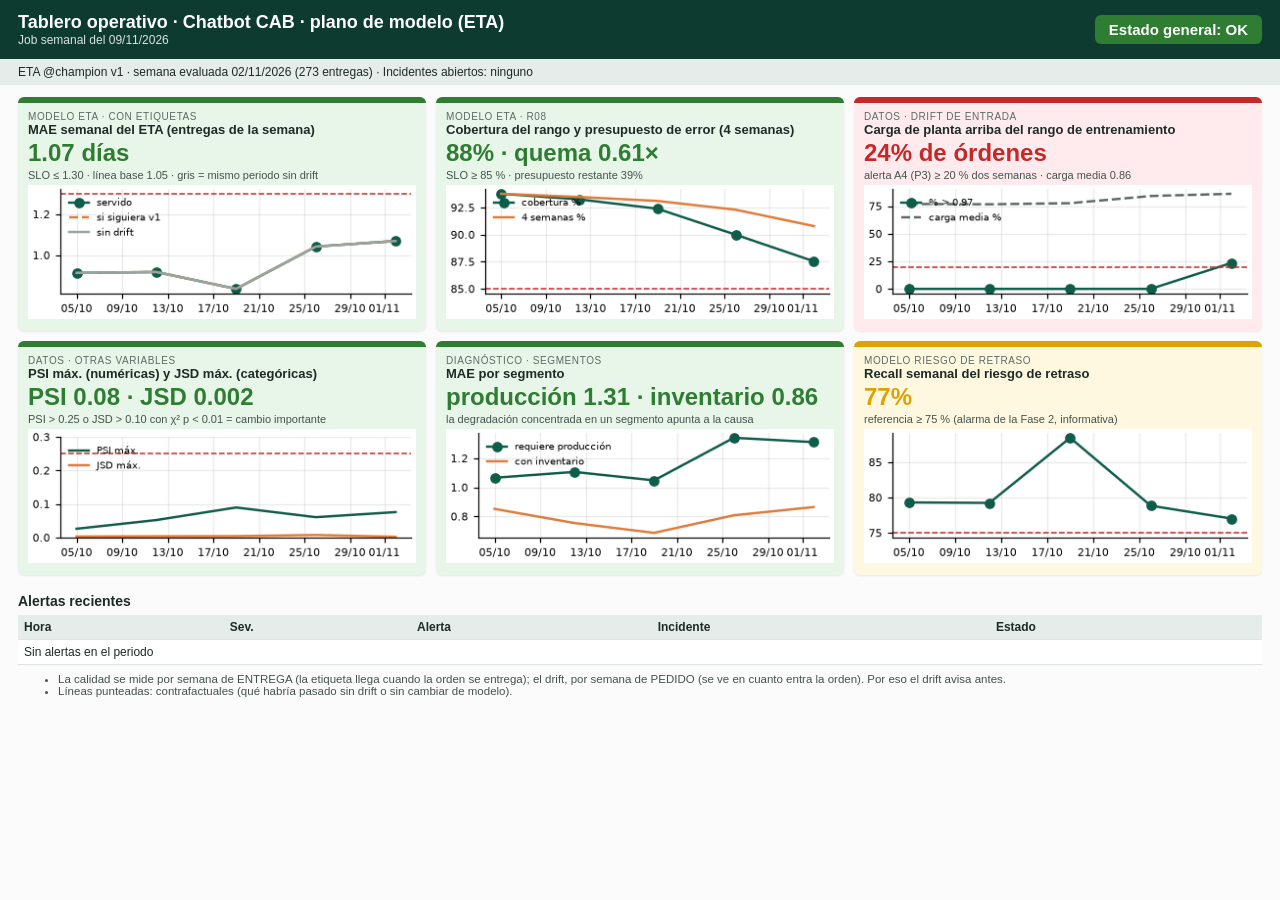
<file: monitoreo/salidas/semanal/tableros/01_normal_1109.html>
<!DOCTYPE html><html lang="es"><head><meta charset="utf-8"><title>Tablero operativo · Chatbot CAB · plano de modelo (ETA)</title>
<style>
body{font-family:Arial,Helvetica,sans-serif;margin:0;background:#fafbfa;color:#1d2a26}
.cab{display:flex;justify-content:space-between;align-items:center;padding:12px 18px;background:#0e3b30;color:#fff}
.cab h1{font-size:18px;margin:0} .cab .m{font-size:12px;opacity:.85}
.estado{font-size:15px;font-weight:bold;padding:6px 14px;border-radius:6px;background:#2e7d32;color:#fff}
.ctx{padding:6px 18px;font-size:12px;background:#e6ece9}
.grid{display:grid;grid-template-columns:repeat(3,1fr);gap:10px;padding:12px 18px}
.tile{border-radius:6px;padding:8px 10px;box-shadow:0 1px 2px rgba(0,0,0,.08)}
.capa{font-size:10px;text-transform:uppercase;letter-spacing:.06em;color:#5b6b65}
.ttl{font-size:13px;font-weight:bold} .val{font-size:24px;font-weight:bold;margin:2px 0}
.slo{font-size:11px;color:#44524d;margin-bottom:4px} .tile img{width:100%}
table{border-collapse:collapse;width:calc(100% - 36px);margin:0 18px 8px;font-size:12px;background:#fff}
th,td{border-bottom:1px solid #dde3e0;padding:5px 6px;text-align:left} th{background:#e6ece9}
.sev{color:#fff;padding:1px 6px;border-radius:3px;font-weight:bold}
h2{font-size:14px;margin:6px 18px} ul{font-size:11.5px;margin:4px 18px 14px;color:#44524d}
</style></head><body>
<div class="cab"><div><h1>Tablero operativo · Chatbot CAB · plano de modelo (ETA)</h1><div class="m">Job semanal del 09/11/2026</div></div>
<div class="estado">Estado general: OK</div></div>
<div class="ctx">ETA @champion v1 · semana evaluada 02/11/2026 (273 entregas) · Incidentes abiertos: ninguno</div>
<div class="grid">
        <div class="tile" style="border-top:6px solid #2e7d32;background:#e8f5e9">
          <div class="capa">Modelo ETA · con etiquetas</div>
          <div class="ttl">MAE semanal del ETA (entregas de la semana)</div>
          <div class="val" style="color:#2e7d32">1.07 días</div>
          <div class="slo">SLO ≤ 1.30 · línea base 1.05 · gris = mismo periodo sin drift</div>
          <img src="[data-uri]"/>
        </div>
        <div class="tile" style="border-top:6px solid #2e7d32;background:#e8f5e9">
          <div class="capa">Modelo ETA · R08</div>
          <div class="ttl">Cobertura del rango y presupuesto de error (4 semanas)</div>
          <div class="val" style="color:#2e7d32">88% · quema 0.61×</div>
          <div class="slo">SLO ≥ 85 % · presupuesto restante 39%</div>
          <img src="[data-uri]"/>
        </div>
        <div class="tile" style="border-top:6px solid #c62828;background:#ffebee">
          <div class="capa">Datos · drift de entrada</div>
          <div class="ttl">Carga de planta arriba del rango de entrenamiento</div>
          <div class="val" style="color:#c62828">24% de órdenes</div>
          <div class="slo">alerta A4 (P3) ≥ 20 % dos semanas · carga media 0.86</div>
          <img src="[data-uri]"/>
        </div>
        <div class="tile" style="border-top:6px solid #2e7d32;background:#e8f5e9">
          <div class="capa">Datos · otras variables</div>
          <div class="ttl">PSI máx. (numéricas) y JSD máx. (categóricas)</div>
          <div class="val" style="color:#2e7d32">PSI 0.08 · JSD 0.002</div>
          <div class="slo">PSI &gt; 0.25 o JSD &gt; 0.10 con χ² p &lt; 0.01 = cambio importante</div>
          <img src="[data-uri]"/>
        </div>
        <div class="tile" style="border-top:6px solid #2e7d32;background:#e8f5e9">
          <div class="capa">Diagnóstico · segmentos</div>
          <div class="ttl">MAE por segmento</div>
          <div class="val" style="color:#2e7d32">producción 1.31 · inventario 0.86</div>
          <div class="slo">la degradación concentrada en un segmento apunta a la causa</div>
          <img src="[data-uri]"/>
        </div>
        <div class="tile" style="border-top:6px solid #e0a100;background:#fff8e1">
          <div class="capa">Modelo riesgo de retraso</div>
          <div class="ttl">Recall semanal del riesgo de retraso</div>
          <div class="val" style="color:#e0a100">77%</div>
          <div class="slo">referencia ≥ 75 % (alarma de la Fase 2, informativa)</div>
          <img src="[data-uri]"/>
        </div></div>
<h2>Alertas recientes</h2>
<table><tr><th>Hora</th><th>Sev.</th><th>Alerta</th><th>Incidente</th><th>Estado</th></tr><tr><td colspan='5'>Sin alertas en el periodo</td></tr></table>
<ul><li>La calidad se mide por semana de ENTREGA (la etiqueta llega cuando la orden se entrega); el drift, por semana de PEDIDO (se ve en cuanto entra la orden). Por eso el drift avisa antes.</li><li>Líneas punteadas: contrafactuales (qué habría pasado sin drift o sin cambiar de modelo).</li></ul>
</body></html>
</file>
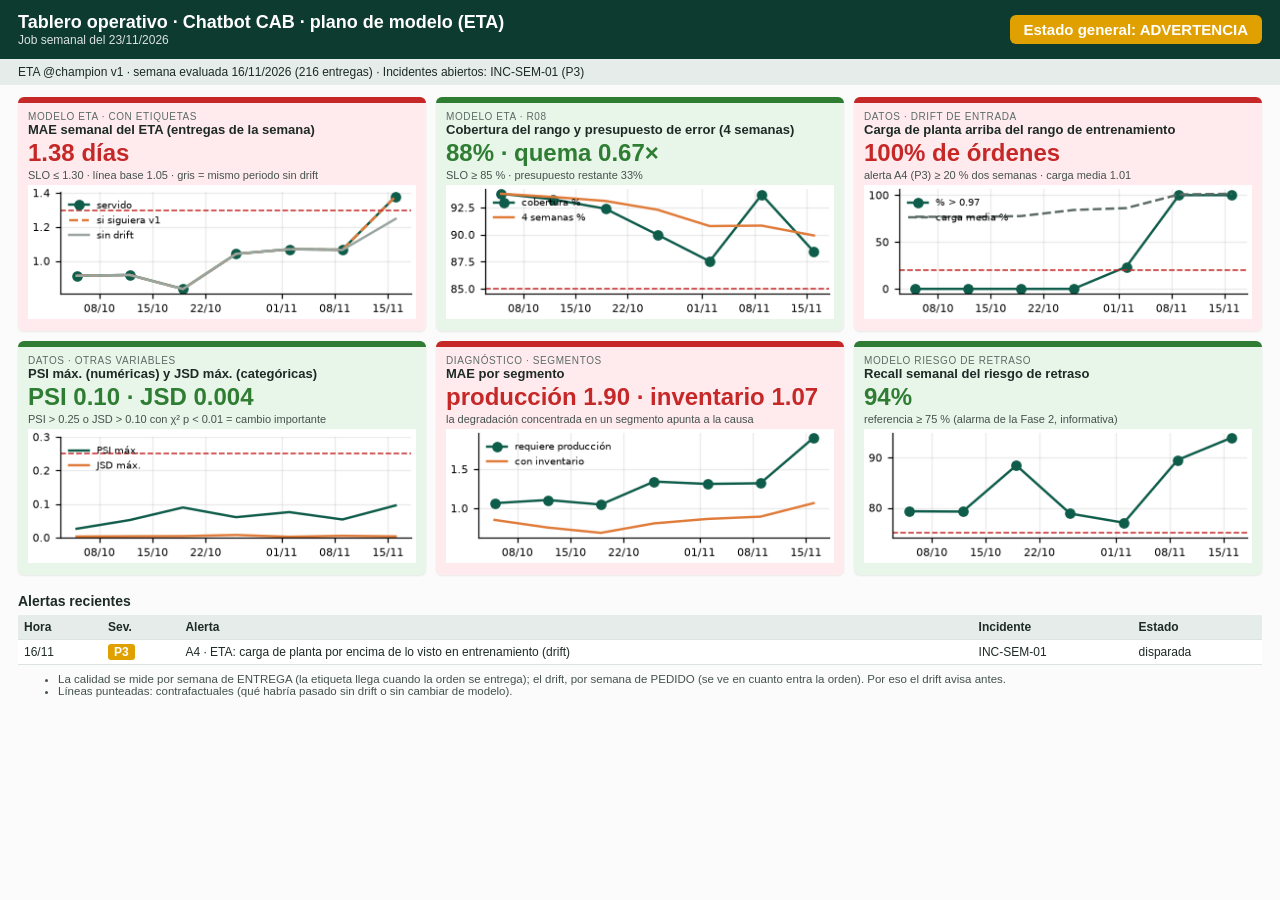
<file: monitoreo/salidas/semanal/tableros/02_drift_P3_1123.html>
<!DOCTYPE html><html lang="es"><head><meta charset="utf-8"><title>Tablero operativo · Chatbot CAB · plano de modelo (ETA)</title>
<style>
body{font-family:Arial,Helvetica,sans-serif;margin:0;background:#fafbfa;color:#1d2a26}
.cab{display:flex;justify-content:space-between;align-items:center;padding:12px 18px;background:#0e3b30;color:#fff}
.cab h1{font-size:18px;margin:0} .cab .m{font-size:12px;opacity:.85}
.estado{font-size:15px;font-weight:bold;padding:6px 14px;border-radius:6px;background:#e0a100;color:#fff}
.ctx{padding:6px 18px;font-size:12px;background:#e6ece9}
.grid{display:grid;grid-template-columns:repeat(3,1fr);gap:10px;padding:12px 18px}
.tile{border-radius:6px;padding:8px 10px;box-shadow:0 1px 2px rgba(0,0,0,.08)}
.capa{font-size:10px;text-transform:uppercase;letter-spacing:.06em;color:#5b6b65}
.ttl{font-size:13px;font-weight:bold} .val{font-size:24px;font-weight:bold;margin:2px 0}
.slo{font-size:11px;color:#44524d;margin-bottom:4px} .tile img{width:100%}
table{border-collapse:collapse;width:calc(100% - 36px);margin:0 18px 8px;font-size:12px;background:#fff}
th,td{border-bottom:1px solid #dde3e0;padding:5px 6px;text-align:left} th{background:#e6ece9}
.sev{color:#fff;padding:1px 6px;border-radius:3px;font-weight:bold}
h2{font-size:14px;margin:6px 18px} ul{font-size:11.5px;margin:4px 18px 14px;color:#44524d}
</style></head><body>
<div class="cab"><div><h1>Tablero operativo · Chatbot CAB · plano de modelo (ETA)</h1><div class="m">Job semanal del 23/11/2026</div></div>
<div class="estado">Estado general: ADVERTENCIA</div></div>
<div class="ctx">ETA @champion v1 · semana evaluada 16/11/2026 (216 entregas) · Incidentes abiertos: INC-SEM-01 (P3)</div>
<div class="grid">
        <div class="tile" style="border-top:6px solid #c62828;background:#ffebee">
          <div class="capa">Modelo ETA · con etiquetas</div>
          <div class="ttl">MAE semanal del ETA (entregas de la semana)</div>
          <div class="val" style="color:#c62828">1.38 días</div>
          <div class="slo">SLO ≤ 1.30 · línea base 1.05 · gris = mismo periodo sin drift</div>
          <img src="[data-uri]"/>
        </div>
        <div class="tile" style="border-top:6px solid #2e7d32;background:#e8f5e9">
          <div class="capa">Modelo ETA · R08</div>
          <div class="ttl">Cobertura del rango y presupuesto de error (4 semanas)</div>
          <div class="val" style="color:#2e7d32">88% · quema 0.67×</div>
          <div class="slo">SLO ≥ 85 % · presupuesto restante 33%</div>
          <img src="[data-uri]"/>
        </div>
        <div class="tile" style="border-top:6px solid #c62828;background:#ffebee">
          <div class="capa">Datos · drift de entrada</div>
          <div class="ttl">Carga de planta arriba del rango de entrenamiento</div>
          <div class="val" style="color:#c62828">100% de órdenes</div>
          <div class="slo">alerta A4 (P3) ≥ 20 % dos semanas · carga media 1.01</div>
          <img src="[data-uri]"/>
        </div>
        <div class="tile" style="border-top:6px solid #2e7d32;background:#e8f5e9">
          <div class="capa">Datos · otras variables</div>
          <div class="ttl">PSI máx. (numéricas) y JSD máx. (categóricas)</div>
          <div class="val" style="color:#2e7d32">PSI 0.10 · JSD 0.004</div>
          <div class="slo">PSI &gt; 0.25 o JSD &gt; 0.10 con χ² p &lt; 0.01 = cambio importante</div>
          <img src="[data-uri]"/>
        </div>
        <div class="tile" style="border-top:6px solid #c62828;background:#ffebee">
          <div class="capa">Diagnóstico · segmentos</div>
          <div class="ttl">MAE por segmento</div>
          <div class="val" style="color:#c62828">producción 1.90 · inventario 1.07</div>
          <div class="slo">la degradación concentrada en un segmento apunta a la causa</div>
          <img src="[data-uri]"/>
        </div>
        <div class="tile" style="border-top:6px solid #2e7d32;background:#e8f5e9">
          <div class="capa">Modelo riesgo de retraso</div>
          <div class="ttl">Recall semanal del riesgo de retraso</div>
          <div class="val" style="color:#2e7d32">94%</div>
          <div class="slo">referencia ≥ 75 % (alarma de la Fase 2, informativa)</div>
          <img src="[data-uri]"/>
        </div></div>
<h2>Alertas recientes</h2>
<table><tr><th>Hora</th><th>Sev.</th><th>Alerta</th><th>Incidente</th><th>Estado</th></tr><tr><td>16/11</td><td><span class='sev' style='background:#e0a100'>P3</span></td><td>A4 · ETA: carga de planta por encima de lo visto en entrenamiento (drift)</td><td>INC-SEM-01</td><td>disparada</td></tr></table>
<ul><li>La calidad se mide por semana de ENTREGA (la etiqueta llega cuando la orden se entrega); el drift, por semana de PEDIDO (se ve en cuanto entra la orden). Por eso el drift avisa antes.</li><li>Líneas punteadas: contrafactuales (qué habría pasado sin drift o sin cambiar de modelo).</li></ul>
</body></html>
</file>
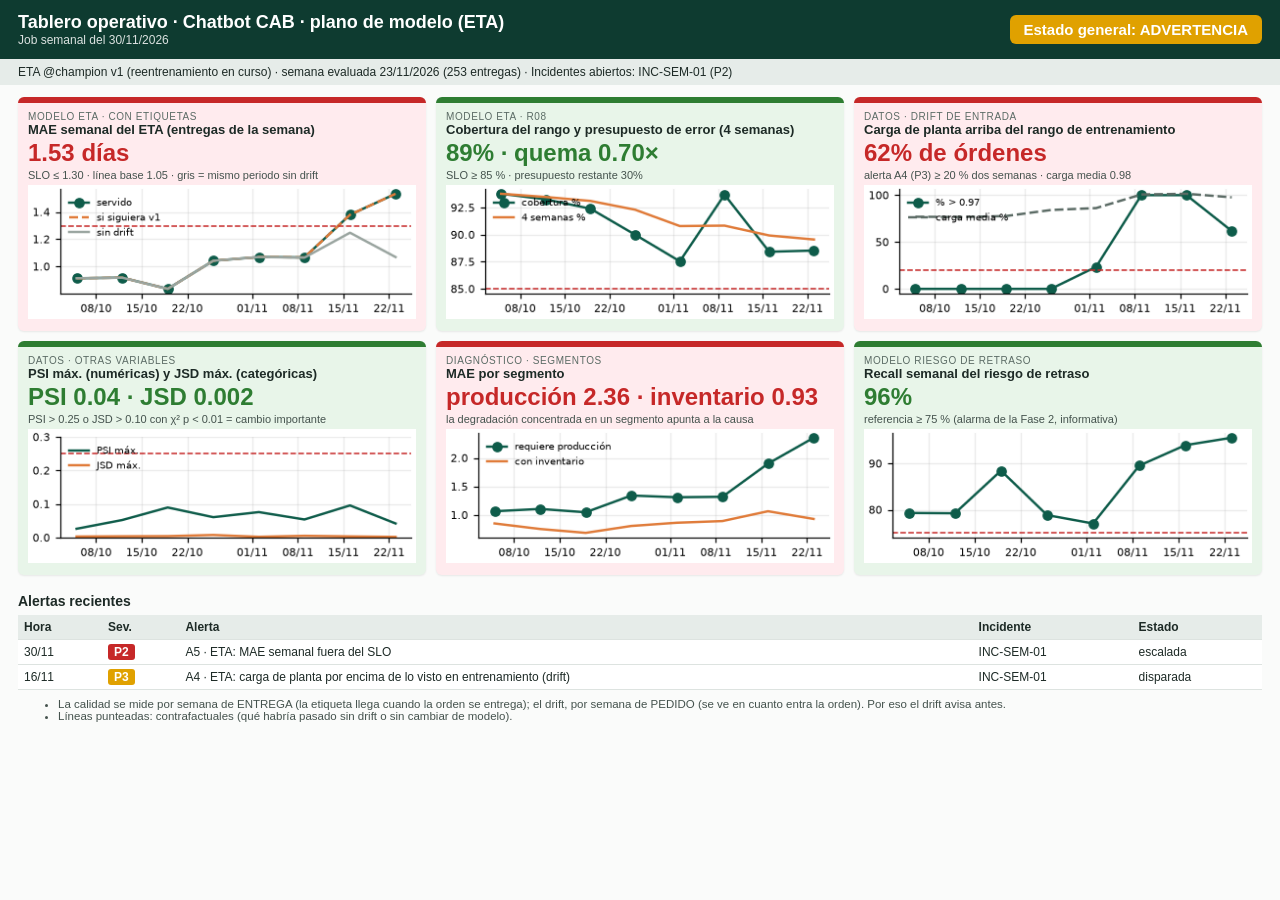
<file: monitoreo/salidas/semanal/tableros/03_mae_P2_reentrenamiento_1130.html>
<!DOCTYPE html><html lang="es"><head><meta charset="utf-8"><title>Tablero operativo · Chatbot CAB · plano de modelo (ETA)</title>
<style>
body{font-family:Arial,Helvetica,sans-serif;margin:0;background:#fafbfa;color:#1d2a26}
.cab{display:flex;justify-content:space-between;align-items:center;padding:12px 18px;background:#0e3b30;color:#fff}
.cab h1{font-size:18px;margin:0} .cab .m{font-size:12px;opacity:.85}
.estado{font-size:15px;font-weight:bold;padding:6px 14px;border-radius:6px;background:#e0a100;color:#fff}
.ctx{padding:6px 18px;font-size:12px;background:#e6ece9}
.grid{display:grid;grid-template-columns:repeat(3,1fr);gap:10px;padding:12px 18px}
.tile{border-radius:6px;padding:8px 10px;box-shadow:0 1px 2px rgba(0,0,0,.08)}
.capa{font-size:10px;text-transform:uppercase;letter-spacing:.06em;color:#5b6b65}
.ttl{font-size:13px;font-weight:bold} .val{font-size:24px;font-weight:bold;margin:2px 0}
.slo{font-size:11px;color:#44524d;margin-bottom:4px} .tile img{width:100%}
table{border-collapse:collapse;width:calc(100% - 36px);margin:0 18px 8px;font-size:12px;background:#fff}
th,td{border-bottom:1px solid #dde3e0;padding:5px 6px;text-align:left} th{background:#e6ece9}
.sev{color:#fff;padding:1px 6px;border-radius:3px;font-weight:bold}
h2{font-size:14px;margin:6px 18px} ul{font-size:11.5px;margin:4px 18px 14px;color:#44524d}
</style></head><body>
<div class="cab"><div><h1>Tablero operativo · Chatbot CAB · plano de modelo (ETA)</h1><div class="m">Job semanal del 30/11/2026</div></div>
<div class="estado">Estado general: ADVERTENCIA</div></div>
<div class="ctx">ETA @champion v1 (reentrenamiento en curso) · semana evaluada 23/11/2026 (253 entregas) · Incidentes abiertos: INC-SEM-01 (P2)</div>
<div class="grid">
        <div class="tile" style="border-top:6px solid #c62828;background:#ffebee">
          <div class="capa">Modelo ETA · con etiquetas</div>
          <div class="ttl">MAE semanal del ETA (entregas de la semana)</div>
          <div class="val" style="color:#c62828">1.53 días</div>
          <div class="slo">SLO ≤ 1.30 · línea base 1.05 · gris = mismo periodo sin drift</div>
          <img src="[data-uri]"/>
        </div>
        <div class="tile" style="border-top:6px solid #2e7d32;background:#e8f5e9">
          <div class="capa">Modelo ETA · R08</div>
          <div class="ttl">Cobertura del rango y presupuesto de error (4 semanas)</div>
          <div class="val" style="color:#2e7d32">89% · quema 0.70×</div>
          <div class="slo">SLO ≥ 85 % · presupuesto restante 30%</div>
          <img src="[data-uri]"/>
        </div>
        <div class="tile" style="border-top:6px solid #c62828;background:#ffebee">
          <div class="capa">Datos · drift de entrada</div>
          <div class="ttl">Carga de planta arriba del rango de entrenamiento</div>
          <div class="val" style="color:#c62828">62% de órdenes</div>
          <div class="slo">alerta A4 (P3) ≥ 20 % dos semanas · carga media 0.98</div>
          <img src="[data-uri]"/>
        </div>
        <div class="tile" style="border-top:6px solid #2e7d32;background:#e8f5e9">
          <div class="capa">Datos · otras variables</div>
          <div class="ttl">PSI máx. (numéricas) y JSD máx. (categóricas)</div>
          <div class="val" style="color:#2e7d32">PSI 0.04 · JSD 0.002</div>
          <div class="slo">PSI &gt; 0.25 o JSD &gt; 0.10 con χ² p &lt; 0.01 = cambio importante</div>
          <img src="[data-uri]"/>
        </div>
        <div class="tile" style="border-top:6px solid #c62828;background:#ffebee">
          <div class="capa">Diagnóstico · segmentos</div>
          <div class="ttl">MAE por segmento</div>
          <div class="val" style="color:#c62828">producción 2.36 · inventario 0.93</div>
          <div class="slo">la degradación concentrada en un segmento apunta a la causa</div>
          <img src="[data-uri]"/>
        </div>
        <div class="tile" style="border-top:6px solid #2e7d32;background:#e8f5e9">
          <div class="capa">Modelo riesgo de retraso</div>
          <div class="ttl">Recall semanal del riesgo de retraso</div>
          <div class="val" style="color:#2e7d32">96%</div>
          <div class="slo">referencia ≥ 75 % (alarma de la Fase 2, informativa)</div>
          <img src="[data-uri]"/>
        </div></div>
<h2>Alertas recientes</h2>
<table><tr><th>Hora</th><th>Sev.</th><th>Alerta</th><th>Incidente</th><th>Estado</th></tr><tr><td>30/11</td><td><span class='sev' style='background:#c62828'>P2</span></td><td>A5 · ETA: MAE semanal fuera del SLO</td><td>INC-SEM-01</td><td>escalada</td></tr><tr><td>16/11</td><td><span class='sev' style='background:#e0a100'>P3</span></td><td>A4 · ETA: carga de planta por encima de lo visto en entrenamiento (drift)</td><td>INC-SEM-01</td><td>disparada</td></tr></table>
<ul><li>La calidad se mide por semana de ENTREGA (la etiqueta llega cuando la orden se entrega); el drift, por semana de PEDIDO (se ve en cuanto entra la orden). Por eso el drift avisa antes.</li><li>Líneas punteadas: contrafactuales (qué habría pasado sin drift o sin cambiar de modelo).</li></ul>
</body></html>
</file>
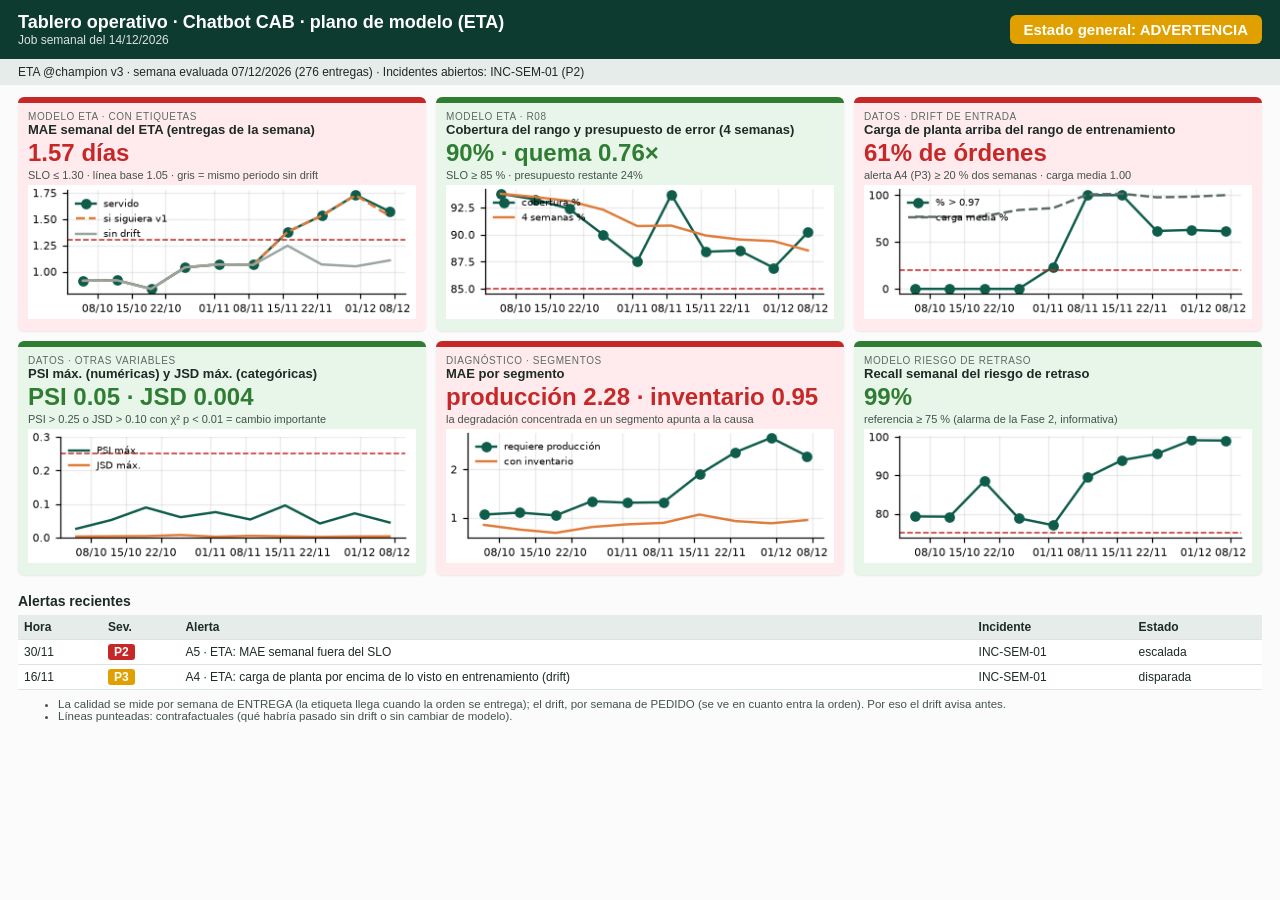
<file: monitoreo/salidas/semanal/tableros/04_validacion_v3_1214.html>
<!DOCTYPE html><html lang="es"><head><meta charset="utf-8"><title>Tablero operativo · Chatbot CAB · plano de modelo (ETA)</title>
<style>
body{font-family:Arial,Helvetica,sans-serif;margin:0;background:#fafbfa;color:#1d2a26}
.cab{display:flex;justify-content:space-between;align-items:center;padding:12px 18px;background:#0e3b30;color:#fff}
.cab h1{font-size:18px;margin:0} .cab .m{font-size:12px;opacity:.85}
.estado{font-size:15px;font-weight:bold;padding:6px 14px;border-radius:6px;background:#e0a100;color:#fff}
.ctx{padding:6px 18px;font-size:12px;background:#e6ece9}
.grid{display:grid;grid-template-columns:repeat(3,1fr);gap:10px;padding:12px 18px}
.tile{border-radius:6px;padding:8px 10px;box-shadow:0 1px 2px rgba(0,0,0,.08)}
.capa{font-size:10px;text-transform:uppercase;letter-spacing:.06em;color:#5b6b65}
.ttl{font-size:13px;font-weight:bold} .val{font-size:24px;font-weight:bold;margin:2px 0}
.slo{font-size:11px;color:#44524d;margin-bottom:4px} .tile img{width:100%}
table{border-collapse:collapse;width:calc(100% - 36px);margin:0 18px 8px;font-size:12px;background:#fff}
th,td{border-bottom:1px solid #dde3e0;padding:5px 6px;text-align:left} th{background:#e6ece9}
.sev{color:#fff;padding:1px 6px;border-radius:3px;font-weight:bold}
h2{font-size:14px;margin:6px 18px} ul{font-size:11.5px;margin:4px 18px 14px;color:#44524d}
</style></head><body>
<div class="cab"><div><h1>Tablero operativo · Chatbot CAB · plano de modelo (ETA)</h1><div class="m">Job semanal del 14/12/2026</div></div>
<div class="estado">Estado general: ADVERTENCIA</div></div>
<div class="ctx">ETA @champion v3 · semana evaluada 07/12/2026 (276 entregas) · Incidentes abiertos: INC-SEM-01 (P2)</div>
<div class="grid">
        <div class="tile" style="border-top:6px solid #c62828;background:#ffebee">
          <div class="capa">Modelo ETA · con etiquetas</div>
          <div class="ttl">MAE semanal del ETA (entregas de la semana)</div>
          <div class="val" style="color:#c62828">1.57 días</div>
          <div class="slo">SLO ≤ 1.30 · línea base 1.05 · gris = mismo periodo sin drift</div>
          <img src="[data-uri]"/>
        </div>
        <div class="tile" style="border-top:6px solid #2e7d32;background:#e8f5e9">
          <div class="capa">Modelo ETA · R08</div>
          <div class="ttl">Cobertura del rango y presupuesto de error (4 semanas)</div>
          <div class="val" style="color:#2e7d32">90% · quema 0.76×</div>
          <div class="slo">SLO ≥ 85 % · presupuesto restante 24%</div>
          <img src="[data-uri]"/>
        </div>
        <div class="tile" style="border-top:6px solid #c62828;background:#ffebee">
          <div class="capa">Datos · drift de entrada</div>
          <div class="ttl">Carga de planta arriba del rango de entrenamiento</div>
          <div class="val" style="color:#c62828">61% de órdenes</div>
          <div class="slo">alerta A4 (P3) ≥ 20 % dos semanas · carga media 1.00</div>
          <img src="[data-uri]"/>
        </div>
        <div class="tile" style="border-top:6px solid #2e7d32;background:#e8f5e9">
          <div class="capa">Datos · otras variables</div>
          <div class="ttl">PSI máx. (numéricas) y JSD máx. (categóricas)</div>
          <div class="val" style="color:#2e7d32">PSI 0.05 · JSD 0.004</div>
          <div class="slo">PSI &gt; 0.25 o JSD &gt; 0.10 con χ² p &lt; 0.01 = cambio importante</div>
          <img src="[data-uri]"/>
        </div>
        <div class="tile" style="border-top:6px solid #c62828;background:#ffebee">
          <div class="capa">Diagnóstico · segmentos</div>
          <div class="ttl">MAE por segmento</div>
          <div class="val" style="color:#c62828">producción 2.28 · inventario 0.95</div>
          <div class="slo">la degradación concentrada en un segmento apunta a la causa</div>
          <img src="[data-uri]"/>
        </div>
        <div class="tile" style="border-top:6px solid #2e7d32;background:#e8f5e9">
          <div class="capa">Modelo riesgo de retraso</div>
          <div class="ttl">Recall semanal del riesgo de retraso</div>
          <div class="val" style="color:#2e7d32">99%</div>
          <div class="slo">referencia ≥ 75 % (alarma de la Fase 2, informativa)</div>
          <img src="[data-uri]"/>
        </div></div>
<h2>Alertas recientes</h2>
<table><tr><th>Hora</th><th>Sev.</th><th>Alerta</th><th>Incidente</th><th>Estado</th></tr><tr><td>30/11</td><td><span class='sev' style='background:#c62828'>P2</span></td><td>A5 · ETA: MAE semanal fuera del SLO</td><td>INC-SEM-01</td><td>escalada</td></tr><tr><td>16/11</td><td><span class='sev' style='background:#e0a100'>P3</span></td><td>A4 · ETA: carga de planta por encima de lo visto en entrenamiento (drift)</td><td>INC-SEM-01</td><td>disparada</td></tr></table>
<ul><li>La calidad se mide por semana de ENTREGA (la etiqueta llega cuando la orden se entrega); el drift, por semana de PEDIDO (se ve en cuanto entra la orden). Por eso el drift avisa antes.</li><li>Líneas punteadas: contrafactuales (qué habría pasado sin drift o sin cambiar de modelo).</li></ul>
</body></html>
</file>
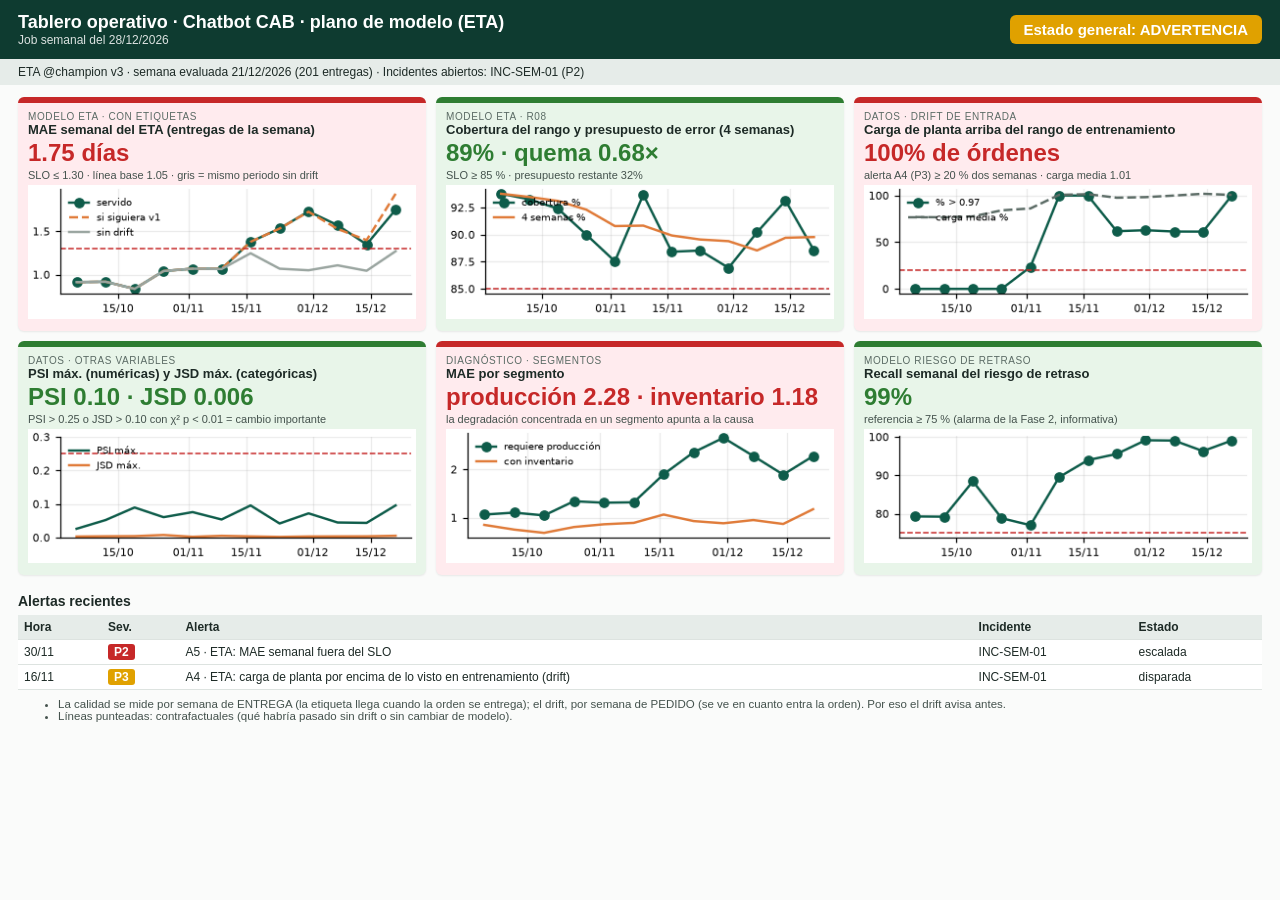
<file: monitoreo/salidas/semanal/tableros/05_cierre_1228.html>
<!DOCTYPE html><html lang="es"><head><meta charset="utf-8"><title>Tablero operativo · Chatbot CAB · plano de modelo (ETA)</title>
<style>
body{font-family:Arial,Helvetica,sans-serif;margin:0;background:#fafbfa;color:#1d2a26}
.cab{display:flex;justify-content:space-between;align-items:center;padding:12px 18px;background:#0e3b30;color:#fff}
.cab h1{font-size:18px;margin:0} .cab .m{font-size:12px;opacity:.85}
.estado{font-size:15px;font-weight:bold;padding:6px 14px;border-radius:6px;background:#e0a100;color:#fff}
.ctx{padding:6px 18px;font-size:12px;background:#e6ece9}
.grid{display:grid;grid-template-columns:repeat(3,1fr);gap:10px;padding:12px 18px}
.tile{border-radius:6px;padding:8px 10px;box-shadow:0 1px 2px rgba(0,0,0,.08)}
.capa{font-size:10px;text-transform:uppercase;letter-spacing:.06em;color:#5b6b65}
.ttl{font-size:13px;font-weight:bold} .val{font-size:24px;font-weight:bold;margin:2px 0}
.slo{font-size:11px;color:#44524d;margin-bottom:4px} .tile img{width:100%}
table{border-collapse:collapse;width:calc(100% - 36px);margin:0 18px 8px;font-size:12px;background:#fff}
th,td{border-bottom:1px solid #dde3e0;padding:5px 6px;text-align:left} th{background:#e6ece9}
.sev{color:#fff;padding:1px 6px;border-radius:3px;font-weight:bold}
h2{font-size:14px;margin:6px 18px} ul{font-size:11.5px;margin:4px 18px 14px;color:#44524d}
</style></head><body>
<div class="cab"><div><h1>Tablero operativo · Chatbot CAB · plano de modelo (ETA)</h1><div class="m">Job semanal del 28/12/2026</div></div>
<div class="estado">Estado general: ADVERTENCIA</div></div>
<div class="ctx">ETA @champion v3 · semana evaluada 21/12/2026 (201 entregas) · Incidentes abiertos: INC-SEM-01 (P2)</div>
<div class="grid">
        <div class="tile" style="border-top:6px solid #c62828;background:#ffebee">
          <div class="capa">Modelo ETA · con etiquetas</div>
          <div class="ttl">MAE semanal del ETA (entregas de la semana)</div>
          <div class="val" style="color:#c62828">1.75 días</div>
          <div class="slo">SLO ≤ 1.30 · línea base 1.05 · gris = mismo periodo sin drift</div>
          <img src="[data-uri]"/>
        </div>
        <div class="tile" style="border-top:6px solid #2e7d32;background:#e8f5e9">
          <div class="capa">Modelo ETA · R08</div>
          <div class="ttl">Cobertura del rango y presupuesto de error (4 semanas)</div>
          <div class="val" style="color:#2e7d32">89% · quema 0.68×</div>
          <div class="slo">SLO ≥ 85 % · presupuesto restante 32%</div>
          <img src="[data-uri]"/>
        </div>
        <div class="tile" style="border-top:6px solid #c62828;background:#ffebee">
          <div class="capa">Datos · drift de entrada</div>
          <div class="ttl">Carga de planta arriba del rango de entrenamiento</div>
          <div class="val" style="color:#c62828">100% de órdenes</div>
          <div class="slo">alerta A4 (P3) ≥ 20 % dos semanas · carga media 1.01</div>
          <img src="[data-uri]"/>
        </div>
        <div class="tile" style="border-top:6px solid #2e7d32;background:#e8f5e9">
          <div class="capa">Datos · otras variables</div>
          <div class="ttl">PSI máx. (numéricas) y JSD máx. (categóricas)</div>
          <div class="val" style="color:#2e7d32">PSI 0.10 · JSD 0.006</div>
          <div class="slo">PSI &gt; 0.25 o JSD &gt; 0.10 con χ² p &lt; 0.01 = cambio importante</div>
          <img src="[data-uri]"/>
        </div>
        <div class="tile" style="border-top:6px solid #c62828;background:#ffebee">
          <div class="capa">Diagnóstico · segmentos</div>
          <div class="ttl">MAE por segmento</div>
          <div class="val" style="color:#c62828">producción 2.28 · inventario 1.18</div>
          <div class="slo">la degradación concentrada en un segmento apunta a la causa</div>
          <img src="[data-uri]"/>
        </div>
        <div class="tile" style="border-top:6px solid #2e7d32;background:#e8f5e9">
          <div class="capa">Modelo riesgo de retraso</div>
          <div class="ttl">Recall semanal del riesgo de retraso</div>
          <div class="val" style="color:#2e7d32">99%</div>
          <div class="slo">referencia ≥ 75 % (alarma de la Fase 2, informativa)</div>
          <img src="[data-uri]"/>
        </div></div>
<h2>Alertas recientes</h2>
<table><tr><th>Hora</th><th>Sev.</th><th>Alerta</th><th>Incidente</th><th>Estado</th></tr><tr><td>30/11</td><td><span class='sev' style='background:#c62828'>P2</span></td><td>A5 · ETA: MAE semanal fuera del SLO</td><td>INC-SEM-01</td><td>escalada</td></tr><tr><td>16/11</td><td><span class='sev' style='background:#e0a100'>P3</span></td><td>A4 · ETA: carga de planta por encima de lo visto en entrenamiento (drift)</td><td>INC-SEM-01</td><td>disparada</td></tr></table>
<ul><li>La calidad se mide por semana de ENTREGA (la etiqueta llega cuando la orden se entrega); el drift, por semana de PEDIDO (se ve en cuanto entra la orden). Por eso el drift avisa antes.</li><li>Líneas punteadas: contrafactuales (qué habría pasado sin drift o sin cambiar de modelo).</li></ul>
</body></html>
</file>
